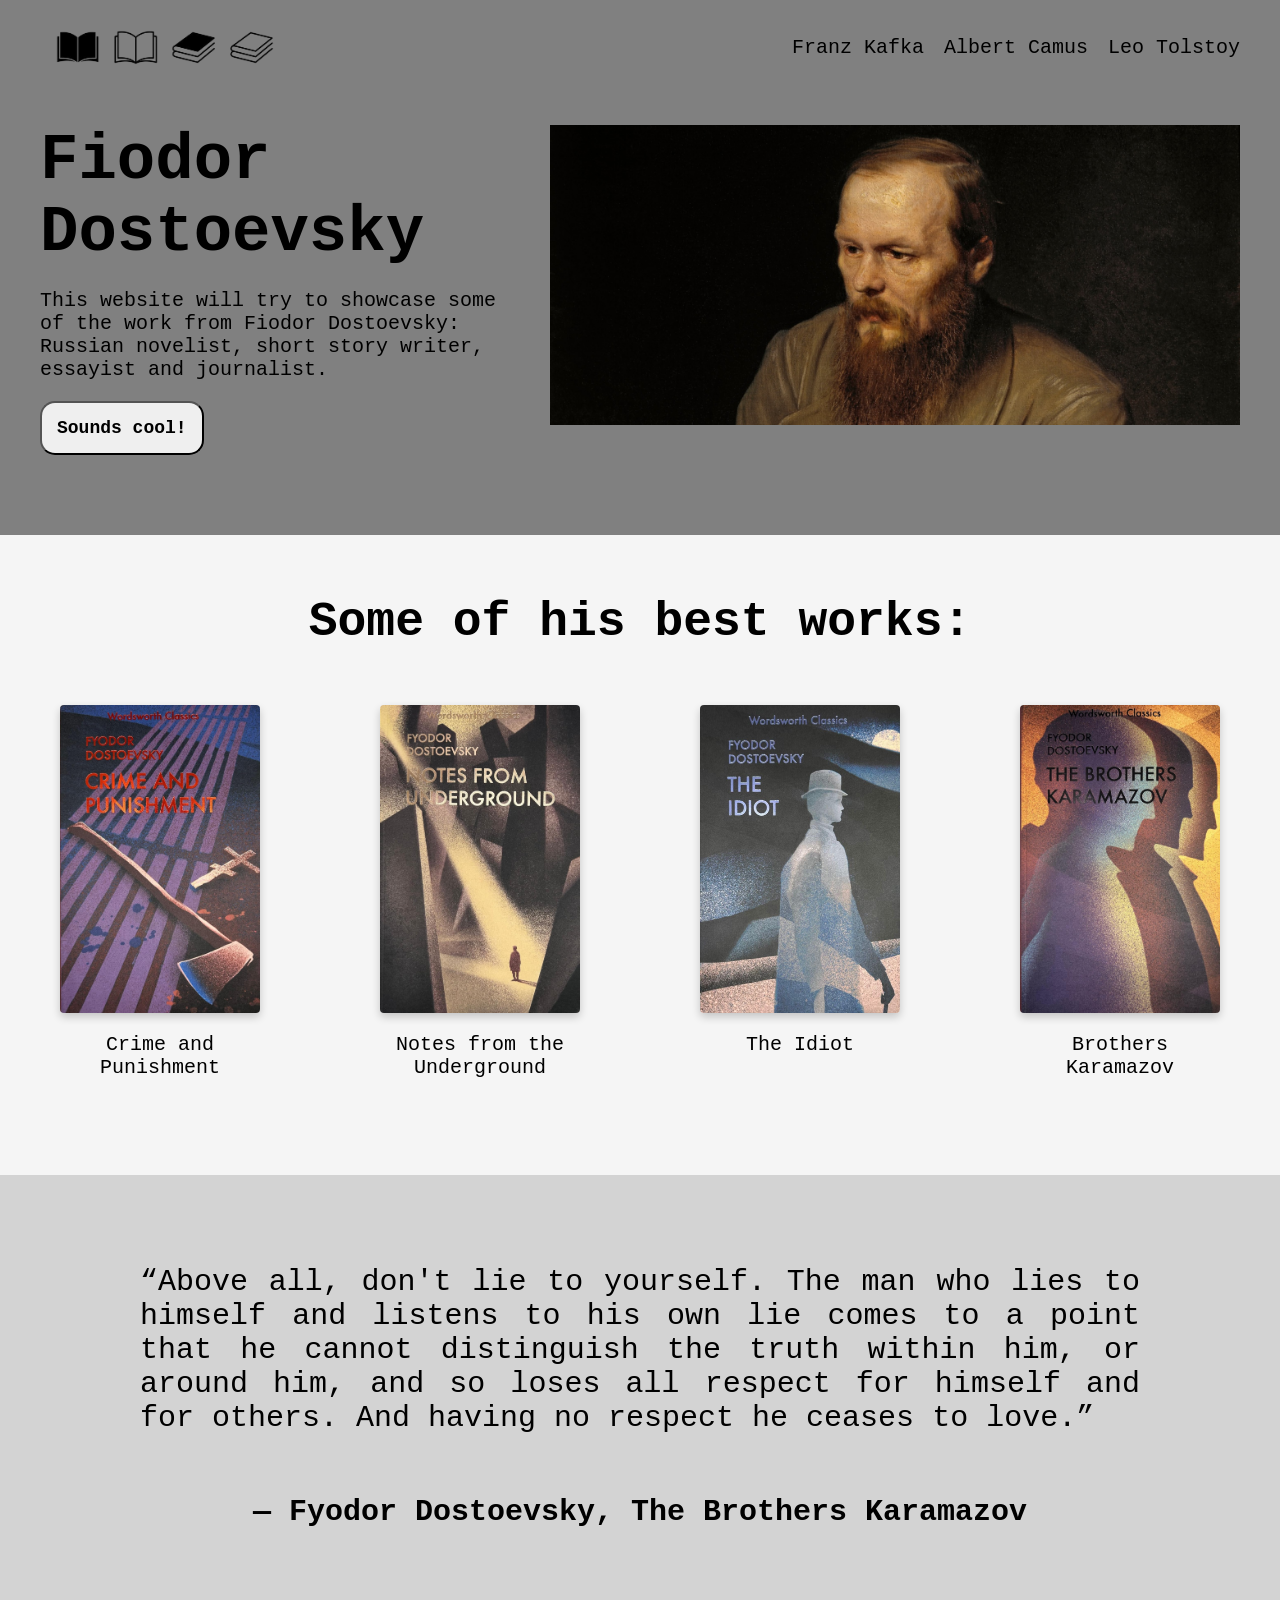
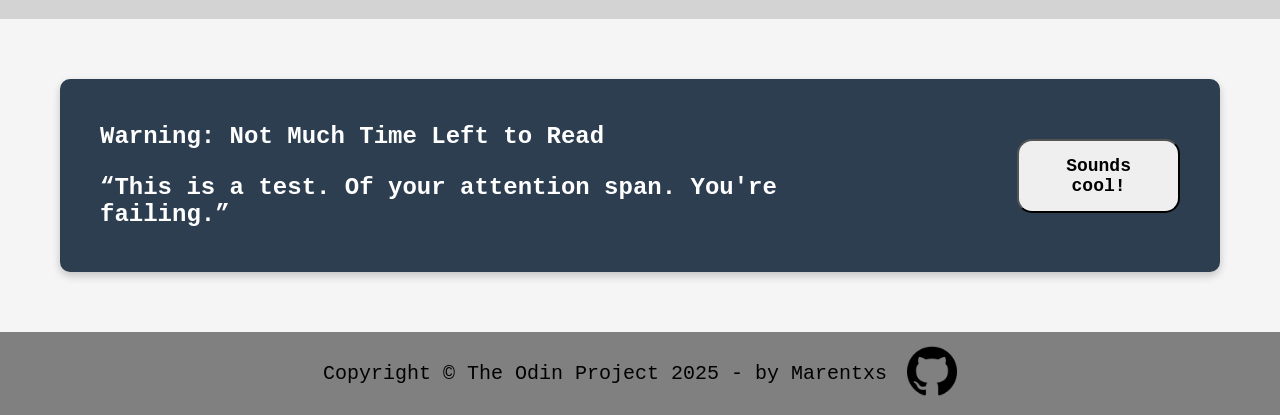
<file: index.html>
<!DOCTYPE html>
<html lang="en">
  <head>
    <meta charset="UTF-8" />
    <meta name="viewport" content="width=device-width, initial-scale=1.0" />
    <title>Dostoevsky</title>
    <link rel="stylesheet" href="styles.css" />
  </head>
  <body>
    <div class="header">
      <div class="upper">
        <img
          class="logo"
          src="./images/logo-header.png"
          alt="vector of books"
        />
        <ul class="links">
          <li>Franz Kafka</li>
          <li>Albert Camus</li>
          <li>Leo Tolstoy</li>
        </ul>
      </div>
      <div class="content-header">
        <div class="left-side">
          <h1>Fiodor Dostoevsky</h1>
          <p>
            This website will try to showcase some of the work from Fiodor
            Dostoevsky: Russian novelist, short story writer, essayist and
            journalist.
          </p>
          <button>Sounds cool!</button>
        </div>
        <div class="holder-header">
          <img
            class="portrait"
            src="./images/portrait-image.jpg"
            alt="portrait of Dostoevsky"
          />
        </div>
      </div>
    </div>

    <div class="information">
      <h2>Some of his best works:</h2>
      <ul class="works-list">
        <li>
          <img
            class="cover"
            src="./images/Crime and punishment.jpg"
            alt="Crime and punishment cover"
          />
          <p>Crime and Punishment</p>
        </li>
        <li>
          <img
            class="cover"
            src="./images/Notes from the underground.jpg"
            alt="Notes from the underground cover"
          />
          <p>Notes from the Underground</p>
        </li>
        <li>
          <img
            class="cover"
            src="./images/The idiot.jpg"
            alt="The idiot cover"
          />
          <p>The Idiot</p>
        </li>
        <li>
          <img
            class="cover"
            src="./images/The brothers karamazov.jpg"
            alt="The brothers Karamazov cover"
          />
          <p>Brothers Karamazov</p>
        </li>
      </ul>
    </div>

    <div class="quote">
      <p>
        “Above all, don't lie to yourself. The man who lies to himself and
        listens to his own lie comes to a point that he cannot distinguish the
        truth within him, or around him, and so loses all respect for himself
        and for others. And having no respect he ceases to love.”
      </p>
      <p class="author">― Fyodor Dostoevsky, The Brothers Karamazov</p>
    </div>

    <div class="footer">
      <div class="content-footer">
        <div class="footer-left">
          <p>Warning: Not Much Time Left to Read</p>
          <p>“This is a test. Of your attention span. You're failing.”</p>
        </div>
        <div class="footer-right">
          <button>Sounds cool!</button>
        </div>
      </div>
    </div>

    <div class="bottom">
      <p>
        Copyright ©
        <a
          href="https://www.theodinproject.com/lessons/foundations-landing-page"
          target="_blank"
          >The Odin Project </a
        >2025 - by
        <a href="https://github.com/Marentxs" target="_blank"> Marentxs</a>
      </p>
      <a href="https://github.com/Marentxs" target="_blank">
        <img class="github" src="./images/github.png" />
      </a>
    </div>
  </body>
</html>
</file>
<file: styles.css>
*,
*::before,
*::after {
  box-sizing: border-box;
  font-family: "Courier New", Courier, monospace;
}

body {
  margin: 0px;
}

.header {
  display: flex;
  flex-direction: column;
  background-color: gray;
  padding: 10px 0px 80px;
}

p {
  font-size: 20px;
}

.left-side h1 {
  font-size: 4rem;
  font-weight: 700;
}

.upper,
.content-header {
  max-width: 1200px;
  width: 100%;
  margin: 0 auto;

  display: flex;
  justify-content: space-between;
}

.logo {
  width: 250px;
}

.links {
  gap: 20px;
  padding: 0;
  font-size: 20px;
}

ul {
  list-style-type: none;
  display: flex;
  align-items: center;
}

h1,
h2 {
  margin: 0;
}

.content-header {
  display: flex;
  justify-content: space-between;
  margin-top: 40px;
  gap: 40px;
}

.portrait {
  height: 300px;
}

button {
  padding: 15px;
  border-radius: 15px;
  font-size: 18px;
  font-weight: 600;
}

.information {
  display: flex;
  flex-direction: column;
  align-items: center;
  padding: 60px;
  background-color: whitesmoke;
  gap: 40px;
}

.information h2 {
  font-size: 3em;
}

.cover {
  width: 200px;
  box-shadow: 0 4px 8px rgba(0, 0, 0, 0.2);
  border-radius: 4px;
}

.works-list li {
  display: flex;
  flex-direction: column;
  align-items: center;
  font-weight: 500;
  width: 200px;
  text-align: center;
}

.works-list {
  gap: 120px;
  padding: 0;
  align-items: flex-start;
}

.quote {
  background-color: lightgray;
  display: flex;
  flex-direction: column;
  justify-content: center;
  align-items: center;
  padding: 60px;
  font-size: 30px;
}

.quote p {
  max-width: 1000px;
  font-size: 30px;
  text-align: justify;
}

.author {
  font-weight: 900;
}

.footer {
  display: flex;
  justify-content: center;
  padding: 60px;
  background-color: whitesmoke;
}

.content-footer {
  padding: 20px 40px;
  display: flex;
  align-items: center;
  justify-content: space-around;
  box-shadow: 0 4px 8px rgba(0, 0, 0, 0.2);
  background-color: #2c3e50;
  color: white;
  border-radius: 10px;
  gap: 100px;
}

.footer-left p {
  font-size: 24px;
  font-weight: 600;
}

.bottom {
  display: flex;
  background-color: gray;
  justify-content: center;
  align-items: center;
  padding: 10px;
  gap: 20px;
}

.bottom a {
  color: inherit;
  text-decoration: none;
}

.bottom a:hover {
  text-decoration: underline;
  color: blue;
}

.github {
  height: 50px;
}
</file>
